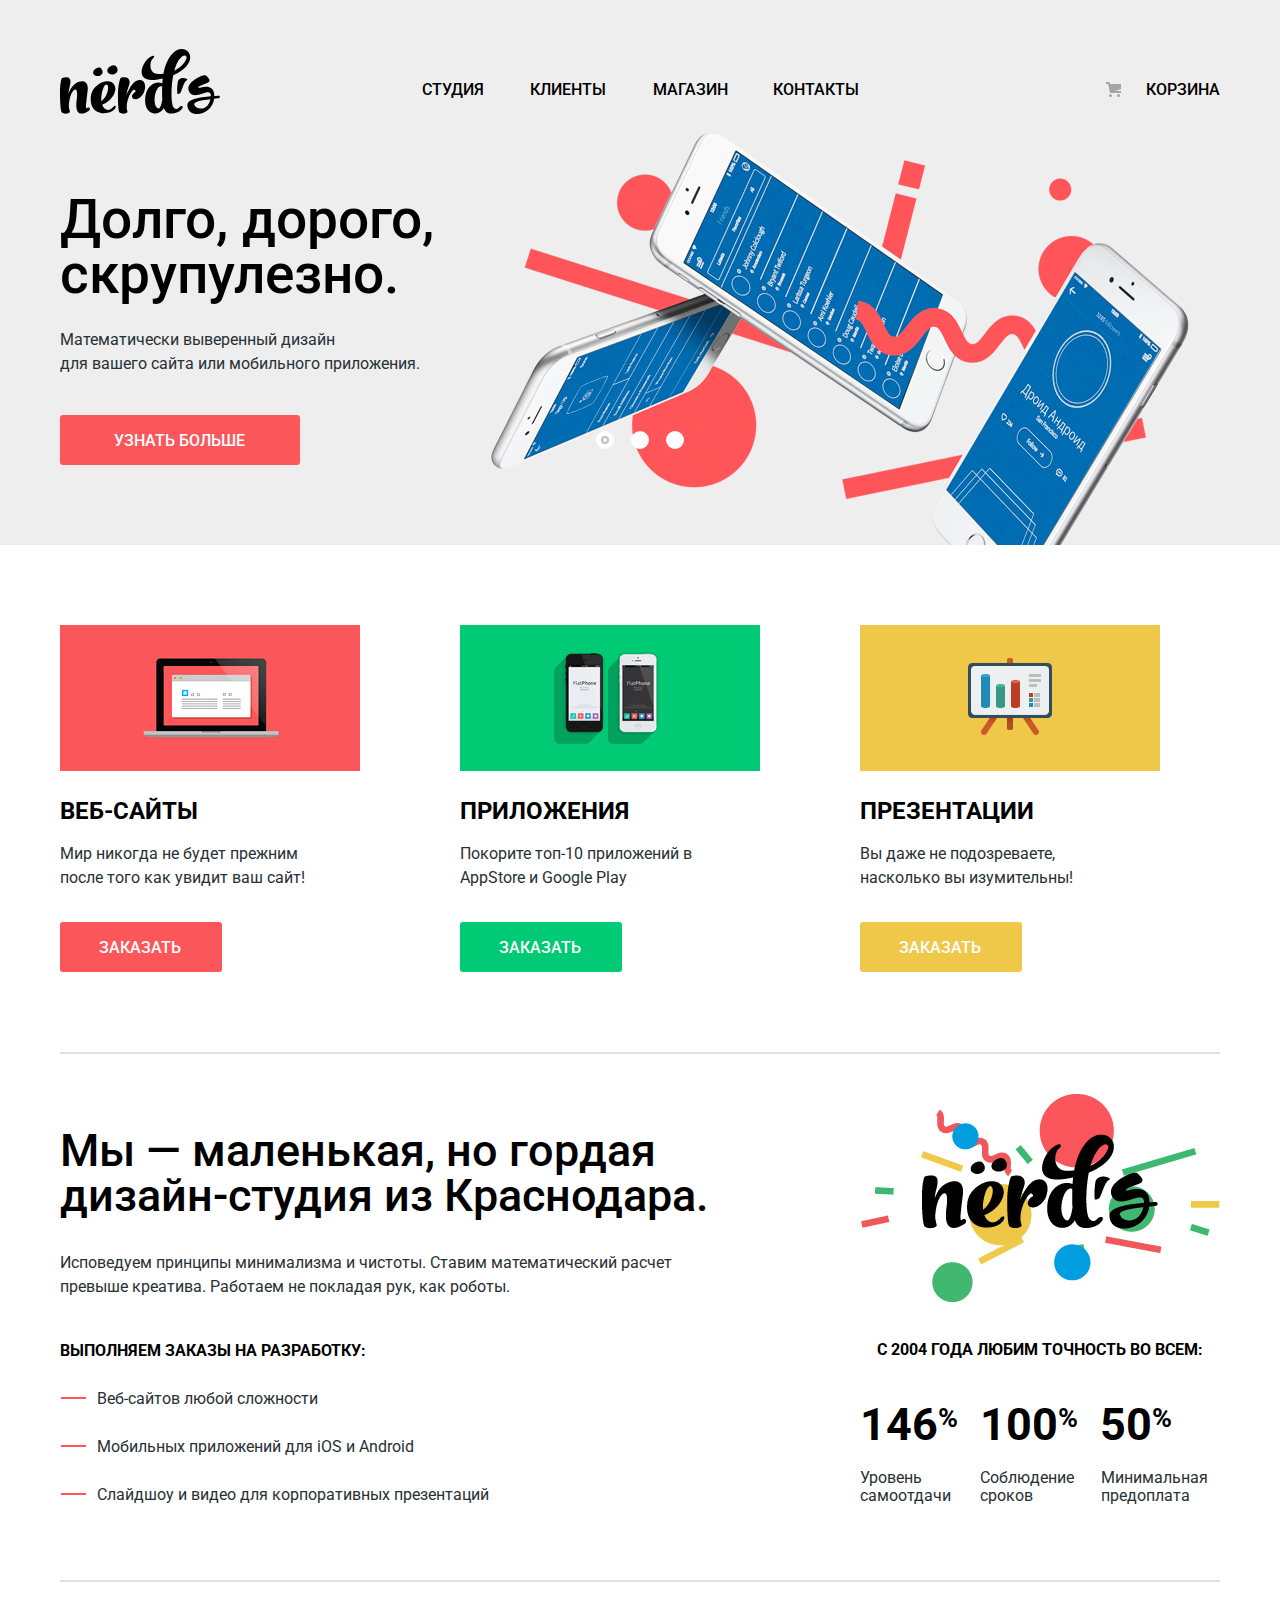
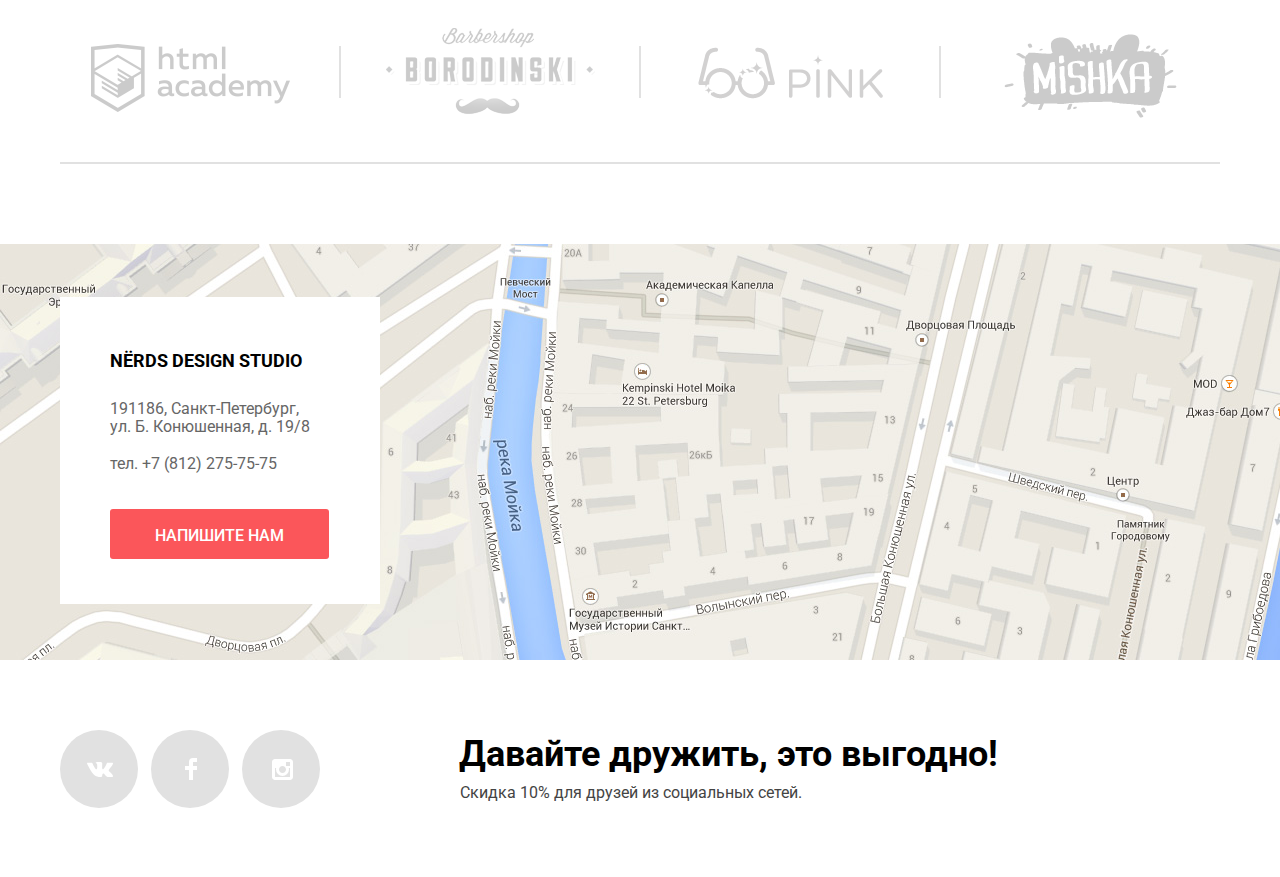
<file: index.html>
<!DOCTYPE html>
<html lang="ru">
	<head>
		<meta charset="utf-8">
		<link href="https://fonts.googleapis.com/css?family=Roboto:400,500,700&amp;subset=cyrillic" rel="stylesheet">
		<link rel="stylesheet" href="css/normalize.min.css">
		<link rel="stylesheet" href="css/style.min.css">
		<title>HTML Academy: Нёрдс</title>
	</head>
	<body>
		<div class="header-background">
			<section>
				<header class="main-header">
					<img class="logo-header" src="img/nerds-logo.svg" alt="Нёрдс" width="160" height="65">
					<nav class="main-nav">
						<ul class="main-nav-items">
							<li class="main-nav-item"><a href="#">Студия</a></li>
							<li class="main-nav-item"><a href="#">Клиенты</a></li>
							<li class="main-nav-item"><a href="catalog.html">Магазин</a></li>
							<li class="main-nav-item"><a href="#">Контакты</a></li>
						</ul>
					</nav>
					<a class="header-cart" href="#">Корзина</a>
				</header>
				<article class="main-slider">
					<input class="slider-radio slider-radio-one" type="radio" name="slider" id="slider-one" checked>
					<input class="slider-radio slider-radio-two" type="radio" name="slider" id="slider-two">
					<input class="slider-radio slider-radio-three" type="radio" name="slider" id="slider-three">
					<div class="slider-item slider-one">
						<span>Долго, дорого, <br> скрупулезно.</span>
						<p>Математически выверенный дизайн <br> для вашего сайта или мобильного приложения.</p>
						<a class="button" href="#">Узнать больше</a>
					</div>
					<div class="slider-item slider-two">
						<span>Любим математику <br> как никто другой</span>
						<p>Никакого креатива, только математические формулы <br> для расчета идеальных пропорций.</p>
						<a class="button" href="#">Узнать больше</a>
					</div>
					<div class="slider-item slider-three">
						<span>Только ночь,<br> только хардко			р</span>
						<p>Работать днем, как все? Мы против этого.<br> Ближе к полуночи работа только начинается.</p>
						<a class="button" href="#">Узнать больше</a>
					</div>
					<div class="slider-controls">
						<label for="slider-one" tabindex="0"><span class="visually-hidden">Первый слайд</span></label>
						<label for="slider-two" tabindex="0"><span class="visually-hidden">Второй слайд</span></label>
						<label for="slider-three" tabindex="0"><span class="visually-hidden">Третий слайд</span></label>
					</div>
				</article>
			</section>
		</div>
		<main>
			<section class="category-block">
				<div class="category-center">
					<div class="category-item category-site">
						<img src="img/illustration-1.png" alt="Веб-сайты" width="300" height="146">
						<h2>Веб-сайты</h2>
						<p>Мир никогда не будет прежним после того как увидит ваш сайт!</p>
						<a href="#" class="button">Заказать</a>
					</div>
					<div class="category-item category-app">
						<img src="img/illustration-2.png" alt="Приложения" width="300" height="146">
						<h2>Приложения</h2>
						<p>Покорите топ-10 приложений в AppStore и Google Play</p>
						<a href="#" class="button">Заказать</a>
					</div>
					<div class="category-item category-presentation">
						<img src="img/illustration-3.png" alt="Презентации" width="300" height="146">
						<h2>Презентации</h2>
						<p>Вы даже не подозреваете, насколько вы изумительны!</p>
						<a href="#" class="button">Заказать</a>
					</div>
				</div>
			</section>
			<div class="about-us-block">
				<div class="about-us-center">
					<article class="about-us-text">
						<span class="about-us-header">Мы &mdash; маленькая, но гордая дизайн-студия из Краснодара.</span>
						<p>Исповедуем принципы минимализма и чистоты. Ставим математический расчет превыше креатива. Работаем не покладая рук, как роботы.</p>
						<span class="about-us-list">Выполняем заказы на разработку:</span>
						<ul>
							<li>Веб-сайтов любой сложности</li>
							<li>Мобильных приложений для iOS и Android</li>
							<li>Слайдшоу и видео для корпоративных презентаций</li>
						</ul>
					</article>
					<section class="company-statistics">
						<img src="img/nerds-illustration.png" width="360" height="208" alt="Нёрдс">
						<span class="statistics-table-header">с 2004 года Любим точность во всем:</span>
						<table>
							<tr>
								<td class="table-up">146<sup>&#37;</sup></td>
								<td class="table-up">100<sup>&#37;</sup></td>
								<td class="table-up">50<sup>&#37;</sup></td>
							</tr>
							<tr>
								<td class="table-down">Уровень самоотдачи</td>
								<td class="table-down">Соблюдение сроков</td>
								<td class="table-down">Минимальная предоплата</td>
							</tr>
						</table>
					</section>
				</div>
			</div>
			<section class="project-block">
				<div class="project-block-center">
					<h2 class="visually-hidden">Наши проекты</h2>
					<ul>
						<li><a class="html-academy" href="https://htmlacademy.ru/intensive/htmlcss"><span class="visually-hidden">HTML Academy</span></a></li>
						<li><a class="borodinski" href="#"><span class="visually-hidden">Barbershop Borodinski</span></a></li>
						<li><a class="pink" href="#"><span class="visually-hidden">Pink</span></a></li>
						<li><a class="mishka" href="#"><span class="visually-hidden">Mishka</span></a></li>
					</ul>
				</div>
			</section>
			<section class="contacts">
				<div class="contacts-center">
					<div class="contacts-card">	
						<h3>Nёrds design studio</h3>
						<p>191186, Санкт-Петербург,
						ул. Б. Конюшенная, д. 19/8</p>	
						<p>тел. +7 (812) 275-75-75</p>
						<a class="button button-modal" href="writeus.html">Напишите нам</a>
					</div>
				</div>
				<iframe src="https://www.google.com/maps/embed?pb=!1m18!1m12!1m3!1d999.2972815829219!2d30.32221426298569!3d59.938869530870676!2m3!1f0!2f0!3f0!3m2!1i1024!2i768!4f13.1!3m3!1m2!1s0x4696310fca5ba729%3A0xea9c53d4493c879f!2z0JHQvtC70YzRiNCw0Y8g0JrQvtC90Y7RiNC10L3QvdCw0Y8g0YPQuy4sIDE5LCDQodCw0L3QutGCLdCf0LXRgtC10YDQsdGD0YDQsywgMTkxMTg2!5e0!3m2!1sru!2sru!4v1512314120695" style="border:0" allowfullscreen></iframe>
			</section>
		</main>
		<footer class="footer-main">
			<div class="footer-center">
				<h2 class="visually-hidden">Мы в социальных сетях</h2>
				<ul class="social-button">
					<li class="vk-button"><a href="#"><span class="visually-hidden">Nёrds в Вконтакте</span></a></li>
					<li class="fb-button"><a href="#"><span class="visually-hidden">Nёrds в Фейсбуке</span></a></li>
					<li class="inst-button"><a href="#"><span class="visually-hidden">Nёrds в Инстаграмме</span></a></li>
				</ul>
				<div class="footer-adt">
					<span>Давайте дружить, это выгодно!</span>
					<p>Скидка 10% для друзей из социальных сетей.</p>
				</div>
			</div>
		</footer>
		<section class="modal">
			<button class="modal-close" type="button"><span class="visually-hidden">Закрыть</span></button>
			<span>Напишите нам</span>
			<form class="modal-feedback" action="https://echo.htmlacademy.ru" method="post">
				<p><label for="name">Ваше имя:</label><input class="modal-name" type="text" name="feedback-name" id="name" placeholder="Имя Фамилия"></p>
				<p><label for="email">Ваш e-mail:</label><input class="modal-email" type="email" name="feedback-email" id="email" placeholder="email@example.com"></p>
				<p><label for="text">Текст письма:</label><textarea class="modal-text" id="text" name="feedback-text" placeholder="В свободной форме"></textarea></p>
				<input class="button button-feedback" id="feedback-submit" type="submit" value="Отправить">
			</form>
		</section>
		<script src="js/script.min.js"></script>
	</body>
</html>
</file>
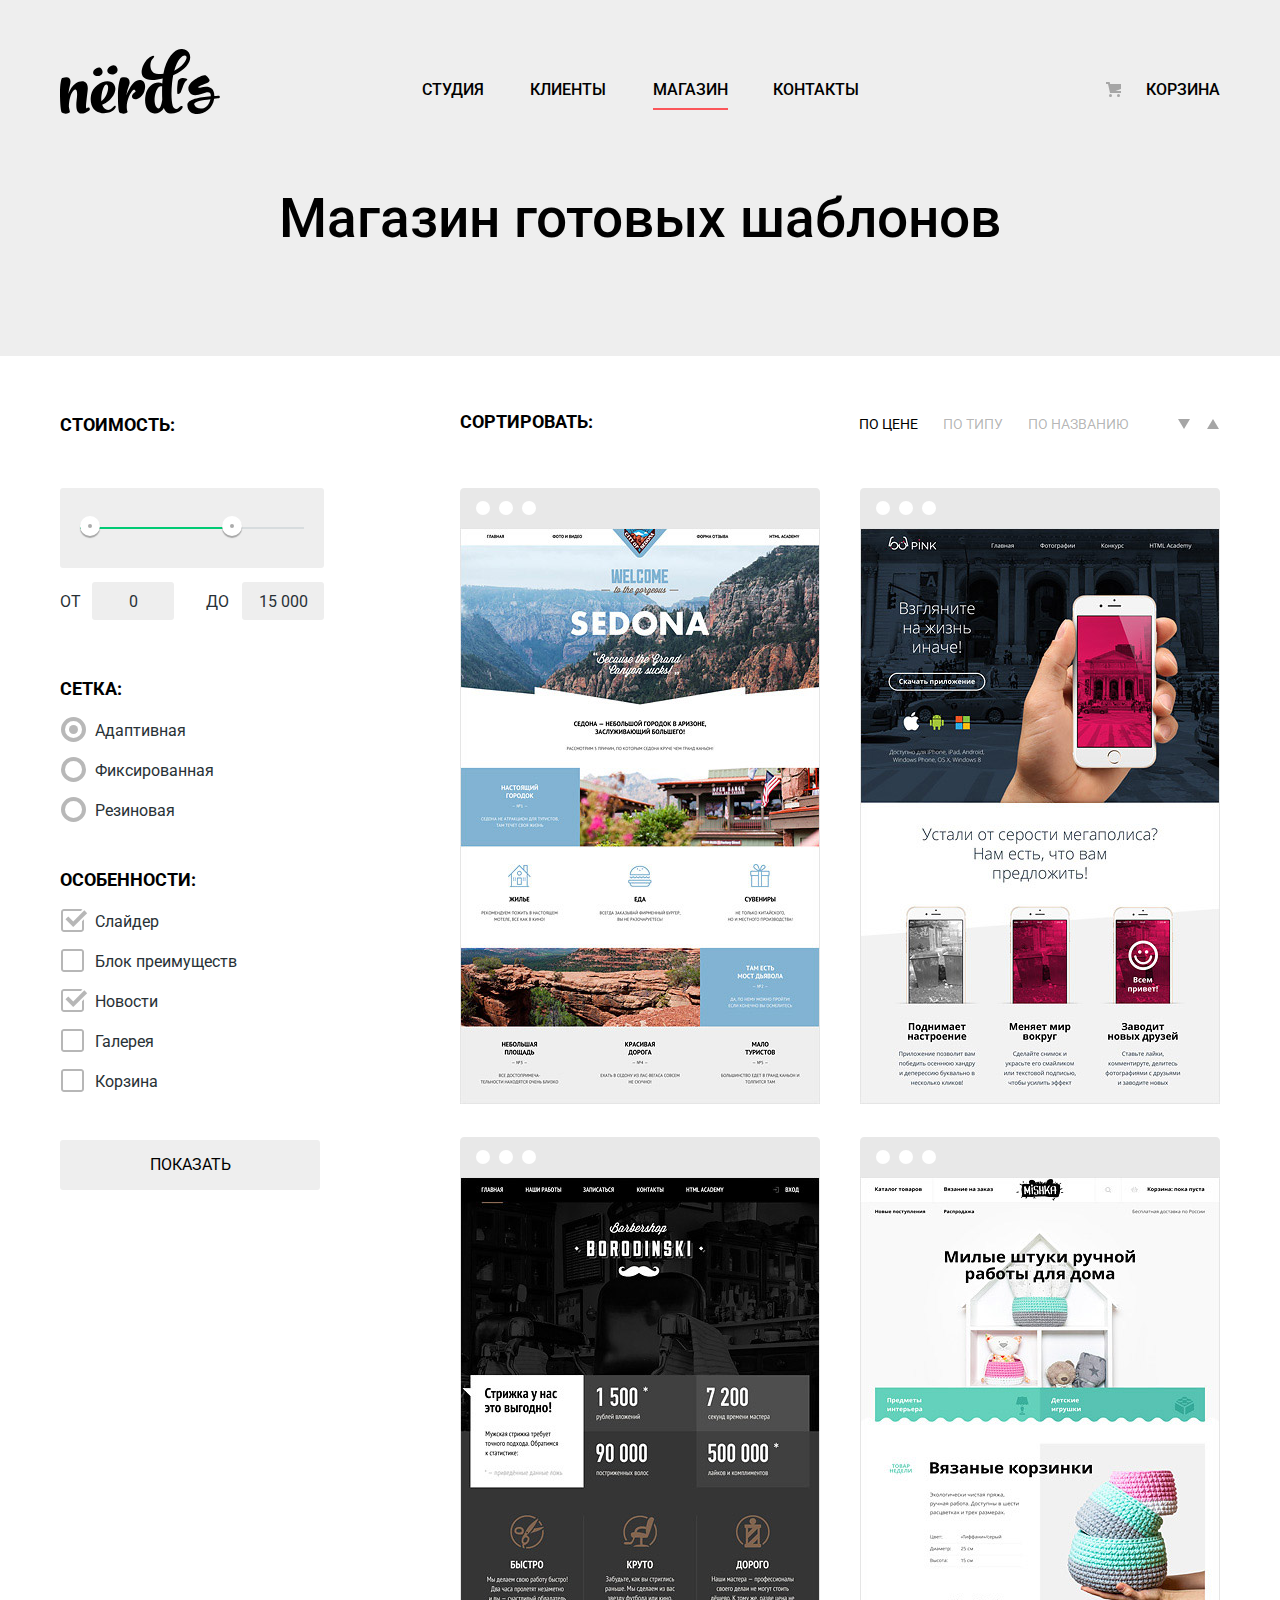
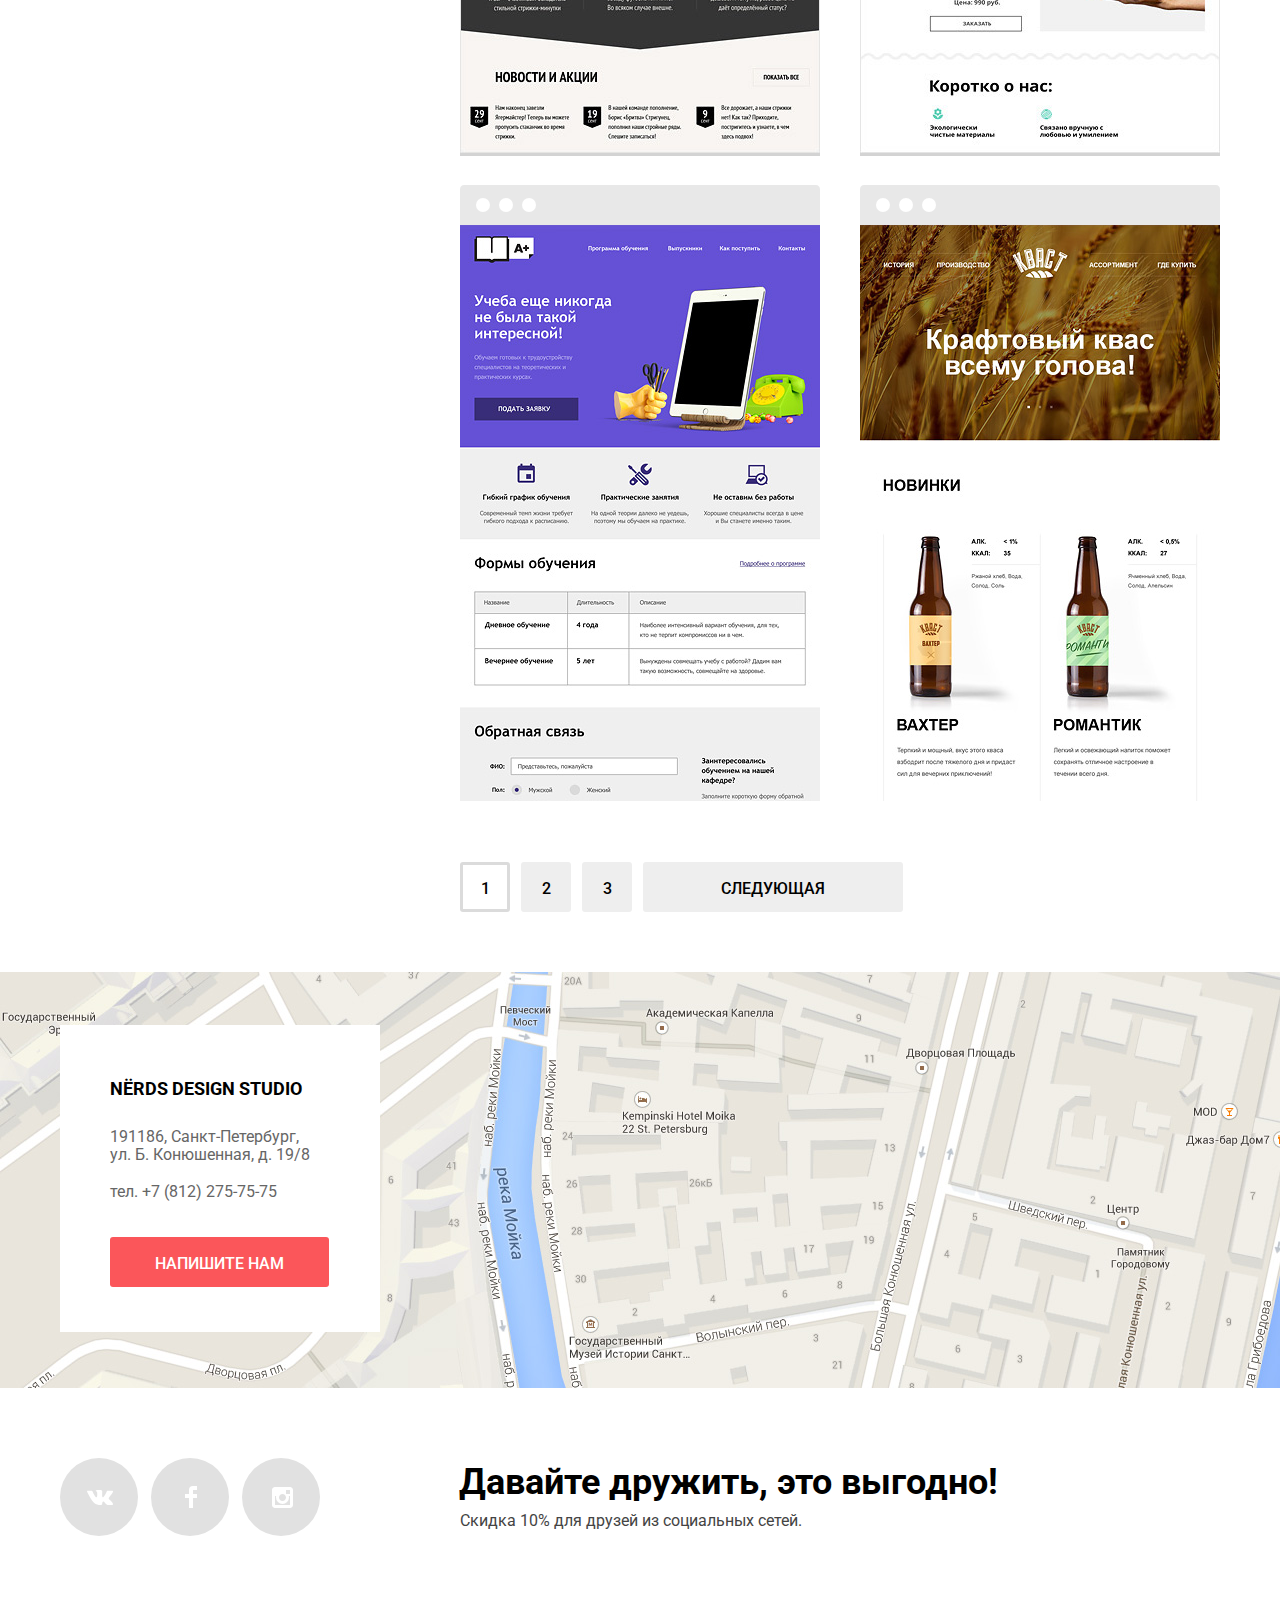
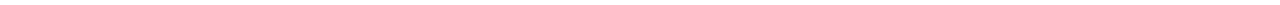
<file: catalog.html>
<!DOCTYPE html>
<html lang="ru">
	<head>
		<meta charset="utf-8">
		<link href="https://fonts.googleapis.com/css?family=Roboto:400,500,700&amp;subset=cyrillic" rel="stylesheet">
		<link rel="stylesheet" href="css/normalize.min.css">
		<link rel="stylesheet" href="css/style.min.css">
		<title>HTML Academy: Нёрдс</title>
	</head>
	<body>
		<div class="header-background">
			<section>
				<header class="main-header">
					<a class="logo-link" href="index.html">
						<img class="logo-header" src="img/nerds-logo.svg" alt="Нёрдс" width="160" height="65">
					</a>
					<nav class="main-nav">
						<ul class="main-nav-items">
							<li class="main-nav-item"><a href="#">Студия</a></li>
							<li class="main-nav-item"><a href="#">Клиенты</a></li>
							<li class="main-nav-item main-nav-active"><a href="#">Магазин</a></li>
							<li class="main-nav-item"><a href="#">Контакты</a></li> 
						</ul>
					</nav>
					<a class="header-cart" href="#">Корзина</a>
				</header>
			</section>
			<section class="catalog-name">
				<div class="catalog-name-center">
					<h1>Магазин готовых шаблонов</h1>
				</div>
			</section>
		</div>
		<main>
			<div class="catalog-block">
				<section class="filters">
					<form action="https://echo.htmlacademy.ru" method="post">
						<span class="visually-hidden">Фильтр:</span>
						<fieldset class="filter-price">
							<legend>Стоимость:</legend>
							<div class="range-price">
								<div class="range-scale">
									<div class="range-bar">
									</div>
								</div>
							</div>
							<div class="price-value">
								<span class="price-min-name">от</span>
								<input class="price-min" type="text" name="price-min" value="0">
								<span class="price-max-name">до</span>
								<input class="price-max" type="text" name="price-max" value="15 000">
							</div>
						</fieldset>
						<fieldset class="filter-grid">
							<legend>Сетка:</legend>
							<ul>
								<li class="filter-option">
									<input class="visually-hidden filter-input filter-input-radio" type="radio" id="adaptive" name="grid" value="adaptive" checked><label for="adaptive">Адаптивная</label>
								</li>
								<li class="filter-option">
									<input class="visually-hidden filter-input filter-input-radio" type="radio" id="fixed" name="grid" value="fixed"><label for="fixed">Фиксированная</label>
								</li>
								<li class="filter-option">
									<input class="visually-hidden filter-input filter-input-radio" type="radio" id="rubber" name="grid" value="rubber" ><label for="rubber">Резиновая</label>
								</li>
							</ul>
						</fieldset> 
						<fieldset class="filter-qualities">
							<legend>Особенности:</legend>
							<ul>
								<li class="filter-option">
									<input class="visually-hidden filter-input filter-input-checkbox" type="checkbox" id="slider" name="qualities" value="slider" checked><label for="slider">Слайдер</label>
								</li>
								<li class="filter-option">
									<input class="visually-hidden filter-input filter-input-checkbox" type="checkbox" id="features" name="qualities" value="features"><label for="features">Блок преимуществ</label>
								</li>
								<li class="filter-option">
								 <input class="visually-hidden filter-input filter-input-checkbox" type="checkbox" id="news" name="qualities" value="news" checked><label for="news">Новости</label>
								</li>
								<li class="filter-option">
									<input class="visually-hidden filter-input filter-input-checkbox" type="checkbox" id="photo" name="qualities" value="photo"><label for="photo">Галерея</label>
								</li>
								<li class="filter-option">
									<input class="visually-hidden filter-input filter-input-checkbox" type="checkbox" id="cart" name="qualities" value="cart"><label for="cart">Корзина</label>
								</li>
							</ul>
						</fieldset>
						<input class="show-result" id="filters" type="submit" value="Показать">
					</form>
				</section>
				<div class="sorting-and-items">
					<section class="sorting-block">
						<span>Сортировать:</span>
						<ul class="sorting-items">
							<li><a href="#" class="sorting-item active-point">По цене</a></li>
							<li><a href="#" class="sorting-item">По типу</a></li>
							<li><a href="#" class="sorting-item">По названию</a></li>
						</ul>
						<ul class="sorting-buttons">
							<li><a class="button-up button-up-active" href="#"></a></li>
							<li><a class="button-down" href="#"></a></li>
						</ul>
					</section>
					<section class="catalog-items">
						<ul>
							<li class="catalog-item item-sedona">
								<a class="item-link" href="#"><span class="visually-hidden">Шаблон Sedona</span></a>
								<div class="item-info">
								<a class="item-name" href="#"><h3>Sedona</h3></a>
								<p>Информационный сайт для туристов</p>
								<a class="button" href="#">9 900 руб.</a>
								</div>
							</li>
							<li class="catalog-item item-pinkapp">
								<a class="item-link" href="#"><span class="visually-hidden">Шаблон Pink App</span></a>
								<div class="item-info">
								<a class="item-name" href="#"><h3>Pink App</h3></a>
								<p>Продуктовый лендинг приложения для iOS и Android</p>
								<a class="button" href="#">9 900 руб.</a>
								</div>
							</li>
							<li class="catalog-item item-barbershop">
								<a class="item-link" href="#"><span class="visually-hidden">Шаблон Barbershop</span></a>
								<div class="item-info">
								<a class="item-name" href="#"><h3>Barbershop</h3></a>
								<p>Сайт салона красоты. Для мужчин, да.</p>
								<a class="button" href="#">9 900 руб.</a>
								</div>
							</li>
							<li class="catalog-item item-mishka">
								<a class="item-link" href="#"><span class="visually-hidden">Шаблон Mishka</span></a>
								<div class="item-info">
								<a class="item-name" href="#"><h3>Mishka</h3></a>
								<p>Интернет-магазин вязаных игрушек</p>
								<a class="button" href="#">9 900 руб.</a>
								</div>
							</li>
							<li class="catalog-item item-aplus">
								<a class="item-link" href="#"><span class="visually-hidden">Шаблон A Plus</span></a>
								<div class="item-info">
								<a class="item-name" href="#"><h3>A Plus</h3></a>
								<p>Лендинг курсов повышения квалификации</p>
								<a class="button" href="#">9 900 руб.</a>
								</div>
							</li>
							<li class="catalog-item item-kvast">
								<a class="item-link" href="#"><span class="visually-hidden">Шаблон Кваст</span></a>
								<div class="item-info">
								<a class="item-name" href="#"><h3>Кваст</h3></a>
								<p>Промо-сайт производителя крафтового кваса</p>
								<a class="button" href="#">9 900 руб.</a>
								</div>
							</li>
						</ul>
						<div class="page-items">
							<a class="page-number page-one" href="#">1</a>
							<a class="page-number" href="#">2</a>
							<a class="page-number" href="#">3</a>
							<a class="page-number page-next" href="#">Следующая</a>
						</div>
					</section>
				</div>
			</div>
			<section class="contacts">
				<div class="contacts-center">
					<div class="contacts-card">	
						<h3>Nёrds design studio</h3>
						<p>191186, Санкт-Петербург,
						ул. Б. Конюшенная, д. 19/8</p>	
						<p>тел. +7 (812) 275-75-75</p>
						<a class="button button-modal" href="writeus.html">Напишите нам</a>
					</div>
				</div>
				<iframe src="https://www.google.com/maps/embed?pb=!1m18!1m12!1m3!1d999.2972815829219!2d30.32221426298569!3d59.938869530870676!2m3!1f0!2f0!3f0!3m2!1i1024!2i768!4f13.1!3m3!1m2!1s0x4696310fca5ba729%3A0xea9c53d4493c879f!2z0JHQvtC70YzRiNCw0Y8g0JrQvtC90Y7RiNC10L3QvdCw0Y8g0YPQuy4sIDE5LCDQodCw0L3QutGCLdCf0LXRgtC10YDQsdGD0YDQsywgMTkxMTg2!5e0!3m2!1sru!2sru!4v1512314120695" style="border:0" allowfullscreen></iframe>
			</section>
		</main>
		<footer class="footer-main">
			<div class="footer-center">
				<h2 class="visually-hidden">Мы в социальных сетях</h2>
				<ul class="social-button">
					<li class="vk-button"><a href="#"><span class="visually-hidden">Nёrds в Вконтакте</span></a></li>
					<li class="fb-button"><a href="#"><span class="visually-hidden">Nёrds в Фейсбуке</span></a></li>
					<li class="inst-button"><a href="#"><span class="visually-hidden">Nёrds в Инстаграмме</span></a></li>
				</ul>
				<div class="footer-adt">
					<span>Давайте дружить, это выгодно!</span>
					<p>Скидка 10% для друзей из социальных сетей.</p>
				</div>
			</div>
		</footer>
		<section class="modal">
			<button class="modal-close" type="button"><span class="visually-hidden">Закрыть</span></button>
			<span>Напишите нам</span>
			<form class="modal-feedback" action="https://echo.htmlacademy.ru" method="post">
				<p><label for="name">Ваше имя:</label><input class="modal-name" type="text" name="feedback-name" id="name" placeholder="Имя Фамилия"></p>
				<p><label for="email">Ваш e-mail:</label><input class="modal-email" type="email" name="feedback-email" id="email" placeholder="email@example.com"></p>
				<p><label for="text">Текст письма:</label><textarea class="modal-text" id="text" name="feedback-text" placeholder="В свободной форме"></textarea></p>
				<input class="button button-feedback" id="feedback-submit" type="submit" value="Отправить">
			</form>
		</section>
		<script src="js/script.min.js"></script>
	</body>
</html>
</file>
<file: css/style.min.css>
body{margin:0;padding:0;font-family:"Roboto",Arial,sans-serif;font-size:13px;line-height:24px;color:#000;background-color:#fff;position:relative;min-width:1200px}a{text-decoration:none}img{max-width:100%;height:auto}.visually-hidden{position:absolute;width:1px;height:1px;margin:-1px;border:0;padding:0;white-space:nowrap;-webkit-clip-path:inset(100%);clip-path:inset(100%);clip:rect(0 0 0 0);overflow:hidden}.button{background-color:#fb565a;color:#fff;font-size:16px;line-height:18px;font-weight:500;border-radius:3px;text-transform:uppercase;padding-top:16px;padding-bottom:15px}.button:hover,.button:focus{background-color:#e74246}.button:active{background-color:#d7373b;color:rgba(255,255,255,0.3);-webkit-box-shadow:inset 0 3px 0 0 rgba(0,1,1,0.1);box-shadow:inset 0 3px 0 0 rgba(0,1,1,0.1)}@-webkit-keyframes bounce{0%{-webkit-transform:translate(-50%,-2000px);transform:translate(-50%,-2000px)}100%{-webkit-transform:translate(-50%,-50%);transform:translate(-50%,-50%)}}@keyframes bounce{0%{-webkit-transform:translate(-50%,-2000px);transform:translate(-50%,-2000px)}100%{-webkit-transform:translate(-50%,-50%);transform:translate(-50%,-50%)}}@-webkit-keyframes shake{0%,100%{-webkit-transform:translateX(0);transform:translateX(0)}10%,30%,50%,70%,90%{-webkit-transform:translateX(-10px);transform:translateX(-10px)}20%,40%,60%,80%{-webkit-transform:translateX(10px);transform:translateX(10px)}}@keyframes shake{0%,100%{-webkit-transform:translateX(0);transform:translateX(0)}10%,30%,50%,70%,90%{-webkit-transform:translateX(-10px);transform:translateX(-10px)}20%,40%,60%,80%{-webkit-transform:translateX(10px);transform:translateX(10px)}}.modal-error{-webkit-animation:shake;animation:shake;-webkit-animation-duration:.6s;animation-duration:.6s}.modal{position:fixed;width:960px;min-height:580px;padding-bottom:10px;background-color:#fff;-webkit-box-shadow:0 20px 40px 0 rgba(0,1,1,0.75);box-shadow:0 20px 40px 0 rgba(0,1,1,0.75);top:50%;left:50%;-webkit-transform:translate(-50%,-50%);-ms-transform:translate(-50%,-50%);transform:translate(-50%,-50%);display:none}@-webkit-keyframes bounce{0%{-webkit-transform:translate(-50%,-2000px);transform:translate(-50%,-2000px)}100%{-webkit-transform:translate(-50%,-50%);transform:translate(-50%,-50%)}}@keyframes bounce{0%{-webkit-transform:translate(-50%,-2000px);transform:translate(-50%,-2000px)}100%{-webkit-transform:translate(-50%,-50%);transform:translate(-50%,-50%)}}@keyframes shake{0%,100%{-webkit-transform:translateX(0);transform:translateX(0)}10%,30%,50%,70%,90%{-webkit-transform:translateX(-10px);transform:translateX(-10px)}20%,40%,60%,80%{-webkit-transform:translateX(10px);transform:translateX(10px)}}.modal-error{-webkit-animation:shake;animation:shake;-webkit-animation-duration:.6s;animation-duration:.6s}.modal-show{display:block;-webkit-animation-name:bounce;animation-name:bounce;-webkit-animation-duration:.3s;animation-duration:.3s}.modal span{display:block;font-size:45px;line-height:45px;font-weight:500;margin-left:99px;margin-top:67px;margin-bottom:41px}.modal form{padding:0;margin:0;display:-webkit-box;display:-ms-flexbox;display:flex;-ms-flex-wrap:wrap;flex-wrap:wrap;margin-left:100px}.modal label{display:block;font-size:16px;line-height:18px;font-weight:700;margin-bottom:9px}.modal input{width:342px;height:44px;border:2px solid #d7dcde;border-radius:3px;padding-left:14px}.modal input,.modal textarea{font-size:16px;line-height:18px;color:#444}.modal input::-webkit-input-placeholder,.modal textarea::-webkit-input-placeholder{color:rgba(68,68,68,0.5)}.modal input:-ms-input-placeholder,.modal textarea:-ms-input-placeholder{color:rgba(68,68,68,0.5)}.modal input::-ms-input-placeholder,.modal textarea::-ms-input-placeholder{color:rgba(68,68,68,0.5)}.modal input::placeholder,.modal textarea::placeholder{color:rgba(68,68,68,0.5)}.modal input:hover,.modal textarea:hover{border:2px solid #b4b9bb}.modal input:focus,.modal textarea:focus{border:2px solid #000;background-color:#fff;outline:0}.modal input:invalid,.modal textarea:invalid{border:2px solid #e74246;color:#e74246}.modal p:first-child{margin-right:40px}.modal p:nth-child(3){margin-top:34px}.modal textarea{width:741px;height:101px;border:2px solid #d7dcde;border-radius:3px;padding-left:13px;padding-top:10px}.modal .button{outline:0;border:0;margin-top:40px;padding-left:6px;padding-top:17px;padding-bottom:18px;width:260px;height:50px;color:#fff}.modal .button:hover,.modal .button:focus{background-color:#e74246;outline:none;border:none}.modal .button:active{background-color:#d7373b;color:rgba(255,255,255,0.3);-webkit-box-shadow:inset 0 3px 0 0 rgba(0,1,1,0.1);box-shadow:inset 0 3px 0 0 rgba(0,1,1,0.1);outline:none;border:none}.modal-close{position:absolute;background-color:transparent;background-image:url(../img/close-cross.svg);right:90px;top:78px;border:none;padding:0;margin:0;width:21px;height:21px;cursor:pointer;opacity:.3}.modal-close:hover,.modal-close:focus{opacity:1}.modal-close:active{opacity:.1}.header-background{background-color:#eee;padding-top:49px;width:100%}.main-header{width:1160px;margin-left:auto;margin-right:auto;display:-webkit-box;display:-ms-flexbox;display:flex;position:relative}.logo-header{margin-right:202px}.main-nav-items{display:-webkit-box;display:-ms-flexbox;display:flex;-ms-flex-wrap:wrap;flex-wrap:wrap;list-style:none;padding:0;margin:0;margin-top:26px;width:660px}.main-nav-item{margin-right:46px}.main-nav-item:first-child{margin-right:46px}.main-nav-item:nth-child(2){margin-right:47px}.main-nav-item:nth-child(3){margin-right:45px}.main-nav-item:last-child{margin-right:0}.main-nav-item a{color:#000;font-size:16px;line-height:30px;font-weight:500;text-transform:uppercase}.main-nav-item a:hover{color:#fb565a}.main-nav-item a:active{color:rgba(0,0,0,0.3)}.main-nav-active{border-bottom:2px solid #fb565a;padding-bottom:3px}.header-cart{color:#000;font-size:16px;line-height:30px;font-weight:500;text-transform:uppercase;margin-top:26px;position:absolute;right:0}.header-cart:hover{color:#fb565a}.header-cart:active{color:rgba(0,0,0,0.3)}.header-cart:before{content:"";position:absolute;width:15px;height:15px;background-image:url(../img/cart-icon.svg);left:-40px;top:7px}.main-slider{width:1160px;margin-left:auto;margin-right:auto;padding-top:78px;margin-bottom:80px;position:relative;z-index:0}.slider-item{padding-bottom:91px;position:relative;width:100%}.main-slider span{font-size:55px;line-height:55px;font-weight:500;display:block;margin-bottom:26px}.main-slider p{font-size:16px;line-height:24px;display:block;margin-bottom:54px;color:#283136}.main-slider .button{padding-left:54px;padding-right:55px}.slider-one,.slider-two,.slider-three{display:none}.slider-one:after,.slider-two:after,.slider-three:after{content:"";display:block;position:absolute}.slider-one:after{width:698px;height:413px;background-image:url(../img/slide-1.png);bottom:0;right:31px}.slider-two:after{width:663px;height:430px;background-image:url(../img/slide-2.png);bottom:0;right:0}.slider-three:after{width:759px;height:411px;background-image:url(../img/slide-3.png);bottom:0;right:0}.slider-radio:nth-child(1):checked ~ .slider-one{display:block}.slider-radio:nth-child(2):checked ~ .slider-two{display:block}.slider-radio:nth-child(3):checked ~ .slider-three{display:block}.main-slider input{display:none}.slider-controls label{cursor:pointer;display:inline-block;vertical-align:top;height:18px;width:18px;background-color:#fff;margin-right:14px;position:relative;border-radius:50%}.slider-controls label:after{position:absolute;content:"";height:4px;width:4px;left:5px;top:5px;border-radius:50%}.slider-radio-one:checked ~ .slider-controls label:nth-of-type(1):after,.slider-radio-two:checked ~ .slider-controls label:nth-of-type(2):after,.slider-radio-three:checked ~ .slider-controls label:nth-of-type(3):after{opacity:1;border:2px solid silver}.slider-controls{position:absolute;z-index:1;bottom:90px;left:536px}.category-center{width:1160px;margin-left:auto;margin-right:auto;display:-webkit-box;display:-ms-flexbox;display:flex;-ms-flex-wrap:wrap;flex-wrap:wrap;margin-bottom:61px}.category-item{margin-right:100px;width:300px;margin-bottom:30px}.category-item:nth-child(3n){margin-right:0}.category-item h2{font-size:24px;line-height:30px;font-weight:700;text-transform:uppercase;margin:0;margin-top:17px}.category-item p{font-size:16px;line-height:24px;display:block;width:250px;margin-bottom:47px;color:#283136}.category-item .button{padding-left:39px;padding-right:41px}.category-app .button{background-color:#00ca74}.category-presentation .button{background-color:#efc84a}.category-app .button:hover,.category-app .button:focus{background-color:#00bc6c}.category-presentation .button:hover,.category-presentation .button:focus{background-color:#eab534}.category-app .button:active{background-color:#00aa62}.category-presentation .button:active{background-color:#e5a722}.about-us-center{width:1160px;margin-left:auto;margin-right:auto;border-top:2px solid #e1e1e1;display:-webkit-box;display:-ms-flexbox;display:flex}.about-us-text{width:660px;margin-top:74px;margin-right:140px}.about-us-header{display:block;font-size:45px;line-height:45px;font-weight:500;margin-bottom:33px}.about-us-text{font-size:16px;line-height:24px}.about-us-text p{display:block;margin-bottom:40px;color:#283136}.about-us-list{display:block;font-size:16px;line-height:24px;font-weight:700;text-transform:uppercase;margin-bottom:24px}.about-us-text ul{padding:0;margin:0;list-style-type:none}.about-us-text li{position:relative;margin-left:37px;margin-bottom:24px;color:#283136}.about-us-text li:last-child{margin-bottom:0}.about-us-text li:before{content:"";top:10px;left:-36px;position:absolute;width:25px;height:2px;background-color:#fb565a}.company-statistics{margin-top:40px;margin-bottom:74px}.company-statistics img{margin-bottom:28px}.statistics-table-header{display:block;font-size:16px;line-height:24px;font-weight:700;text-transform:uppercase;margin-bottom:33px;margin-left:17px}.company-statistics table{width:350px;padding:0;margin:0;border-collapse:collapse}.table-up{font-size:45px;line-height:10px;font-weight:700;width:110px;padding-top:25px;padding-bottom:20px}.table-up sup{font-size:27px}.table-up:first-of-type{padding-left:0}.table-up:nth-of-type(2){padding-left:13px}.table-up:last-of-type{padding-left:13px}.table-down{font-size:16px;line-height:18px;color:#283136;padding-top:18px}.table-down:first-of-type{padding-left:0}.table-down:nth-of-type(2){padding-left:13px}.table-down:last-of-type{padding-left:14px}.project-block-center{width:1160px;margin-left:auto;margin-right:auto;margin-bottom:80px;border-top:2px solid #e1e1e1;border-bottom:2px solid #e1e1e1}.project-block ul{padding:0;margin:0;list-style:none;display:-webkit-box;display:-ms-flexbox;display:flex;-ms-flex-wrap:wrap;flex-wrap:wrap}.project-block li{display:block;position:relative;width:290px;height:180px}.project-block a{display:block;width:100%;height:100%;position:relative;opacity:.2}.project-block a:hover,.project-block a:focus{opacity:1}.project-block a:active{opacity:.1}.html-academy:before{content:"";position:absolute;width:199px;height:68px;background-image:url(../img/logo-1-png-copy.png);left:31px;top:62px}.borodinski:before{content:"";position:absolute;width:209px;height:90px;background-image:url(../img/logo-2-png-copy.png);left:36px;top:46px}.pink:before{content:"";position:absolute;width:185px;height:52px;background-image:url(../img/logo-3-png-copy.png);left:58px;top:65px}.mishka:before{content:"";position:absolute;width:173px;height:84px;background-image:url(../img/logo-4-png-copy.png);left:74px;top:52px}.project-block li:nth-child(1):after{content:"";position:absolute;width:2px;height:52px;top:64px;right:9px;background-color:#e1e1e1}.project-block li:nth-child(2):after{content:"";position:absolute;width:2px;height:52px;top:64px;right:-1px;background-color:#e1e1e1}.project-block li:nth-child(3):after{content:"";position:absolute;width:2px;height:52px;top:64px;right:-11px;background-color:#e1e1e1}.contacts iframe{width:100%;overflow:hidden;height:416px}.contacts{min-width:1200px;background-color:#eee;background:url(../img/map.jpg) no-repeat;background-size:cover;max-height:416px;position:relative;margin-bottom:70px}.contacts-center{width:1200px;height:100%;position:absolute;left:0;right:0;margin:auto}.contacts-card{background-color:#fff;width:270px;min-height:270px;padding:37px 0 0 50px;margin:53px 0 0 20px;position:absolute;top:0;left:0}.contacts-card h3{text-transform:uppercase;font-weight:700;font-size:18px;color:#000;margin:15px 0 27px;max-width:210px}.contacts-card p{display:block;width:210px;font-size:16px;line-height:18px;color:#666;padding:0;margin:0;margin-bottom:19px}.contacts-card .button{display:block;padding-top:18px;padding-bottom:14px;margin-top:36px;width:174px;padding-left:45px}.footer-center{width:1160px;margin-left:auto;margin-right:auto;display:-webkit-box;display:-ms-flexbox;display:flex}.social-button{list-style:none;padding:0;margin:0;display:-webkit-box;display:-ms-flexbox;display:flex;-ms-flex-wrap:wrap;flex-wrap:wrap;margin-bottom:59px;margin-right:99px;width:300px}.social-button li{display:block;width:78px;height:78px;background-color:#e1e1e1;border-radius:50%;margin-right:13px;margin-bottom:10px}.social-button li:hover{background-color:#e74246}.social-button li:active{background-color:#d7373b;-webkit-box-shadow:inset 0 3px 0 0 rgba(0,1,1,0.1);box-shadow:inset 0 3px 0 0 rgba(0,1,1,0.1)}.social-button a{display:block;width:100%;height:100%;border-radius:50%;position:relative}.social-button a:active{opacity:.3}.vk-button a:before{content:"";position:absolute;width:26px;height:15px;top:32px;left:27px;background-image:url(../img/vk-icon.svg)}.fb-button a:before{content:"";position:absolute;width:12px;height:22px;top:28px;left:34px;background-image:url(../img/fb-icon.svg)}.inst-button a:before{content:"";position:absolute;width:21px;height:21px;top:29px;left:30px;background-image:url(../img/insta-icon.svg)}.footer-adt{width:761px;padding-bottom:10px}.footer-adt span{font-size:36px;line-height:36px;font-weight:700;display:block;margin:0;margin-top:6px;margin-bottom:10px}.footer-adt p{font-size:16px;line-height:22px;color:#444;margin:0;margin-left:1px}.logo-link:hover{opacity:.8}.logo-link:active{opacity:.3}.catalog-name-center{width:1160px;margin-left:auto;margin-right:auto;padding-bottom:110px}.catalog-name-center h1{font-size:55px;line-height:55px;font-weight:500;text-align:center;margin:0;padding:0;margin-top:69px}.catalog-block{width:1160px;margin-left:auto;margin-right:auto;display:-webkit-box;display:-ms-flexbox;display:flex}.sorting-block{display:-webkit-box;display:-ms-flexbox;display:flex;margin-top:57px;width:700px}.sorting-block span{font-size:18px;line-height:18px;text-transform:uppercase;font-weight:700;margin-right:266px}.sorting-items,.sorting-buttons{border:0;list-style:none;padding:0;margin:0;display:-webkit-box;display:-ms-flexbox;display:flex;-ms-flex-wrap:wrap;flex-wrap:wrap}.sorting-item{font-size:14px;line-height:18px;margin-right:25px;text-transform:uppercase;color:rgba(0,0,0,0.3)}.sorting-item:hover{color:rgba(0,0,0,0.6)}.sorting-item:hover,.active-point{color:#000}.sorting-buttons{position:relative}.button-down:before{content:"";position:absolute;border:6px solid transparent;border-bottom:10px solid #a6a6a6;top:0;right:-65px}.button-up:before{content:"";position:absolute;border:6px solid transparent;border-top:10px solid #a6a6a6;top:6px;right:-36px}.button-up-active{border-top:10px solid #000}.catalog-items ul{list-style:none;margin:0;padding:0;width:760px;display:-webkit-box;display:-ms-flexbox;display:flex;-ms-flex-wrap:wrap;flex-wrap:wrap;padding-top:51px}.catalog-item{display:inline-block;vertical-align:top;width:360px;height:576px;margin-top:40px;margin-right:40px;margin-bottom:33px;position:relative;z-index:0;background-repeat:no-repeat}.catalog-item:nth-child(2n){margin-right:0}.catalog-item:after{content:"";position:absolute;width:360px;height:40px;background-image:url(../img/browser.svg);left:0;top:-40px;opacity:.12}.catalog-item:hover:after{opacity:1}.item-link{display:block;width:100%;height:100%}.item-sedona{background-color:#d3d3d3;background-image:url(../img/img-sedona.jpg)}.item-pinkapp{background-color:#d3d3d3;background-image:url(../img/img-pink.jpg)}.item-barbershop{background-color:#d3d3d3;background-image:url(../img/img-barbershop.jpg);height:579px;margin-bottom:29px}.item-mishka{background-color:#d3d3d3;background-image:url(../img/img-mishka.jpg);height:579px;margin-bottom:29px}.item-aplus{background-color:#d3d3d3;background-image:url(../img/img-aplus.jpg)}.item-kvast{background-color:#d3d3d3;background-image:url(../img/img-kvast.jpg)}.item-info{display:none}.catalog-item:hover .item-info{display:block;position:absolute;z-index:2;width:360px;bottom:0;left:0;background-color:#eee;text-align:center}.item-name{color:#000}.item-name h3{padding:0;margin:0;font-size:18px;line-height:30px;margin-top:27px;margin-bottom:16px;text-transform:uppercase;font-weight:700}.item-info p{display:block;font-size:16px;line-height:18px;color:#666;text-align:center;margin:0 auto}.item-sedona p{width:180px}.item-pinkapp p{width:230px}.item-barbershop p{width:170px}.item-mishka p{width:140px}.item-aplus p{width:220px}.item-kvast p{width:210px}.item-info .button{display:block;margin:0 auto;margin-top:29px;padding-top:17px;padding-bottom:15px;width:200px;z-index:1000;margin-bottom:43px}.item-info .button:active{color:rgba(255,255,255,1)}.catalog-item:hover{-webkit-box-shadow:0 0 20px rgba(0,0,0,0.3);box-shadow:0 0 20px rgba(0,0,0,0.3)}.page-items{display:-webkit-box;display:-ms-flexbox;display:flex;margin-top:28px;margin-bottom:60px}.page-number{display:block;width:50px;height:32px;background-color:#eee;font-size:16px;line-height:18px;text-align:center;color:#000;font-weight:500;border-radius:3px;padding-top:18px;margin-right:11px;text-transform:uppercase}.page-one{background-color:#fff;border:3px solid #dbdbdb;width:44px;height:29px;padding-top:15px}.page-next{width:260px}.page-number:hover{background-color:#dfdfdf}.page-number:active{background-color:#d5d5d5;color:rgba(0,0,0,0.3);-webkit-box-shadow:inset 0 3px 0 0 rgba(0,1,1,0.1);box-shadow:inset 0 3px 0 0 rgba(0,1,1,0.1)}.filters{padding-top:54px;width:260px;margin-right:140px}.filters fieldset{padding:0;margin:0;border:none}.range-price{position:relative;height:80px;background:#eee;border-radius:3px;overflow:hidden;padding-left:20px;padding-right:20px;margin-top:48px;margin-bottom:4px;border-radius:3px}.range-scale{height:2px;margin-top:39px;background:#d7dcde}.range-bar{width:70%;height:2px;background:#00ca74;position:relative}.range-bar:before{content:"";position:absolute;top:-11px;left:0;width:4px;height:4px;border:8px solid #fff;background-color:#ababab;border-radius:50%;cursor:pointer;-webkit-box-shadow:0 2px 1px 0 rgba(0,0,0,0.3);box-shadow:0 2px 1px 0 rgba(0,0,0,0.3)}.range-bar:after{content:"";position:absolute;top:-11px;right:-5px;width:4px;height:4px;border:8px solid #fff;background-color:#ababab;border-radius:50%;cursor:pointer;-webkit-box-shadow:0 2px 1px 0 rgba(0,0,0,0.3);box-shadow:0 2px 1px 0 rgba(0,0,0,0.3)}.price-value{margin-bottom:2px;display:-webkit-box;display:-ms-flexbox;display:flex;position:relative}.price-value input{width:77px;font-size:16px;line-height:22px;text-align:center;background-color:#eee;color:#283136;border:none;margin-top:10px;padding-top:9px;padding-bottom:7px;padding-left:3px;border-radius:3px}.price-min{margin-right:68px;margin-left:32px}.price-value .price-min-name{position:absolute;top:19px;left:0;font-size:16px;line-height:22px;text-transform:uppercase;color:#283136}.price-value .price-max-name{position:absolute;top:19px;left:146px;font-size:16px;line-height:22px;text-transform:uppercase;color:#283136}.filters .filter-grid{padding:0;margin:0;margin-top:52px;margin-bottom:44px;border:none}.filters legend{font-size:18px;line-height:30px;text-transform:uppercase;font-weight:700}.filter-grid legend{margin-bottom:17px}.filters ul{list-style:none;padding:0;margin:0}.filters label{font-size:16px;line-height:20px;color:#283136;position:relative;display:block;cursor:pointer;-webkit-user-select:none;-moz-user-select:none;-ms-user-select:none;user-select:none}.filter-option{margin-bottom:15px;padding-left:35px;position:relative;display:-webkit-box;display:-ms-flexbox;display:flex;margin-bottom:20px}.filter-option:last-child{margin-bottom:0}.filter-qualities legend{margin-bottom:17px}.filter-input-checkbox + label::before{content:"";position:absolute;top:-3px;left:-34px;width:23px;height:23px;background-image:url(../img/checkbox-off.svg);opacity:.4}.filter-input-checkbox:hover + label::before{opacity:1}.filter-input-checkbox:checked + label::after{content:"";position:absolute;top:-3px;left:-34px;width:27px;height:23px;background-image:url(../img/checkbox-on.svg);opacity:.4}.filter-input-checkbox:checked:hover + label::after{opacity:1}.filter-input-checkbox:checked + label::before{display:none}.filter-input-checkbox:checked:disabled + label::after{opacity:.1}.filter-input-checkbox:disabled + label::before{opacity:.1}.filter-input-checkbox:disabled + label{opacity:.3}.filter-input-radio + label::before{content:"";position:absolute;top:-4px;left:-34px;width:17px;height:17px;border:4px solid #4d4d4d;border-radius:50%;opacity:.4}.filter-input-radio:disabled + label{opacity:.3}.filter-input-radio:hover + label::before{border:4px solid #4d4d4d;opacity:1}.filter-input-radio:checked:disabled + label{opacity:.3}.filter-input-radio:disabled + label::before{border:4px solid #4d4d4d;opacity:.1}.filter-input-radio:checked + label::after{content:"";position:absolute;top:4px;left:-26px;width:9px;height:9px;background-color:#4d4d4d;border-radius:50%;opacity:.4}.filter-input-radio:checked:hover + label::after{background-color:#4d4d4d;opacity:1}.filter-input-radio:checked:disabled + label::after{background-color:#4d4d4d;opacity:.1}.filter-input:focus + label,.filter-input:focus + label:after,.filter-input:focus + label:before{opacity:1}.show-result{font-size:16px;line-height:18px;text-align:center;text-transform:uppercase;border-radius:3px;background-color:#eee;border:none;cursor:pointer;width:260px;height:50px;margin-top:48px}.show-result:hover{background-color:#dfdfdf}.show-result:active{background-color:#d5d5d5;color:rgba(0,0,0,0.3);-webkit-box-shadow:inset 0 3px 0 0 rgba(0,1,1,0.1);box-shadow:inset 0 3px 0 0 rgba(0,1,1,0.1)}
</file>
